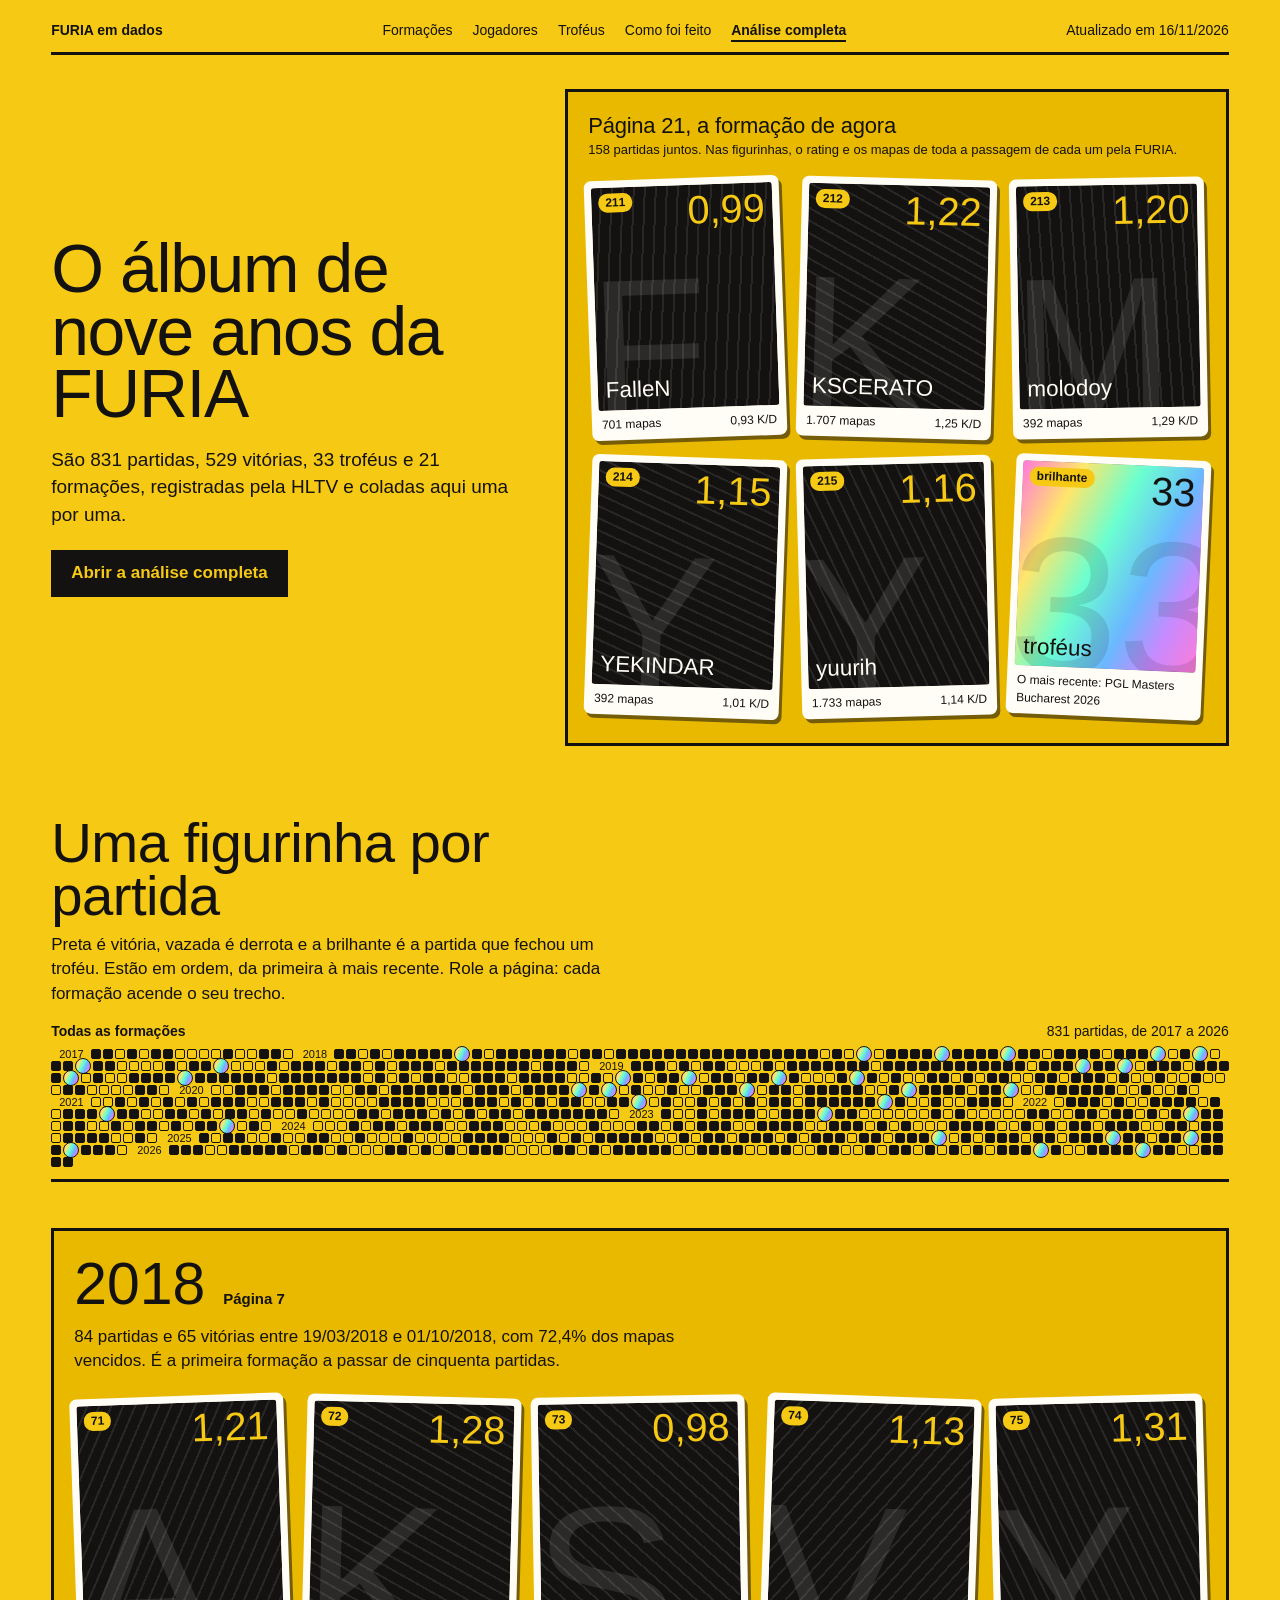
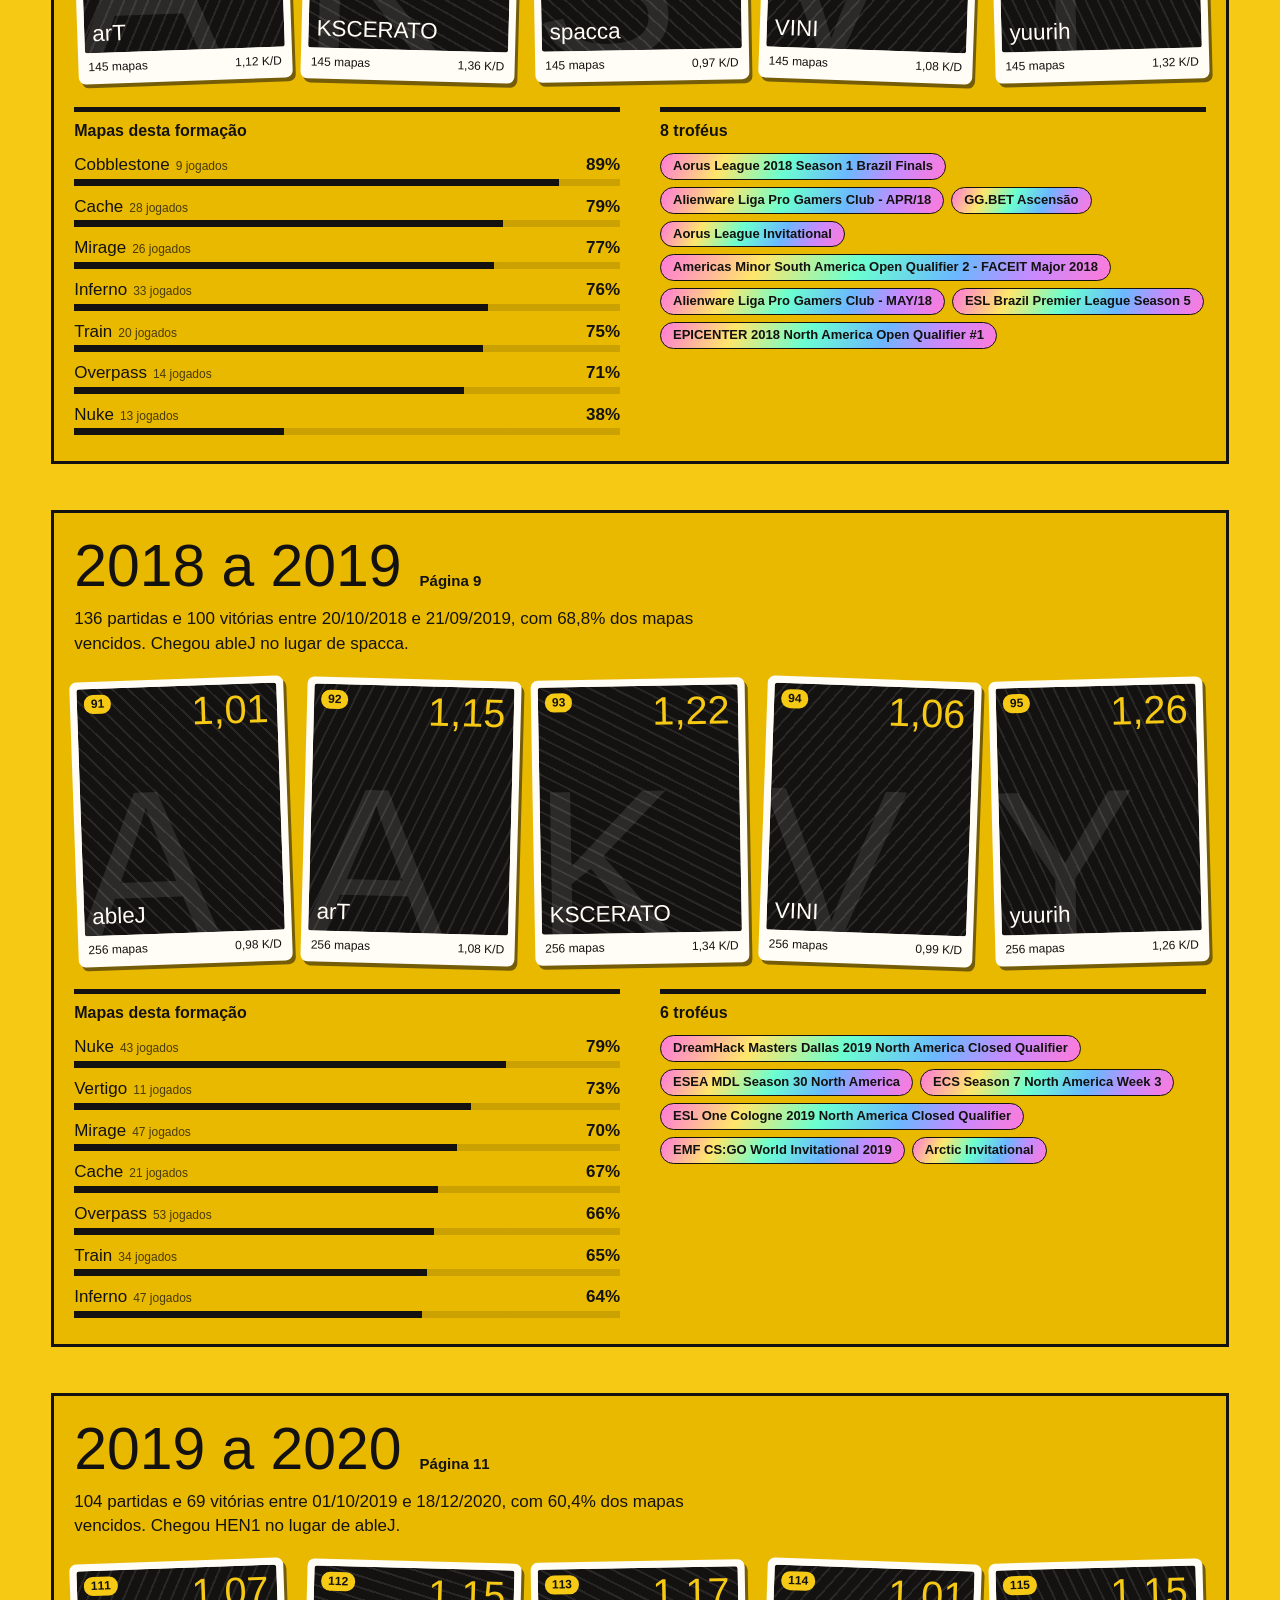
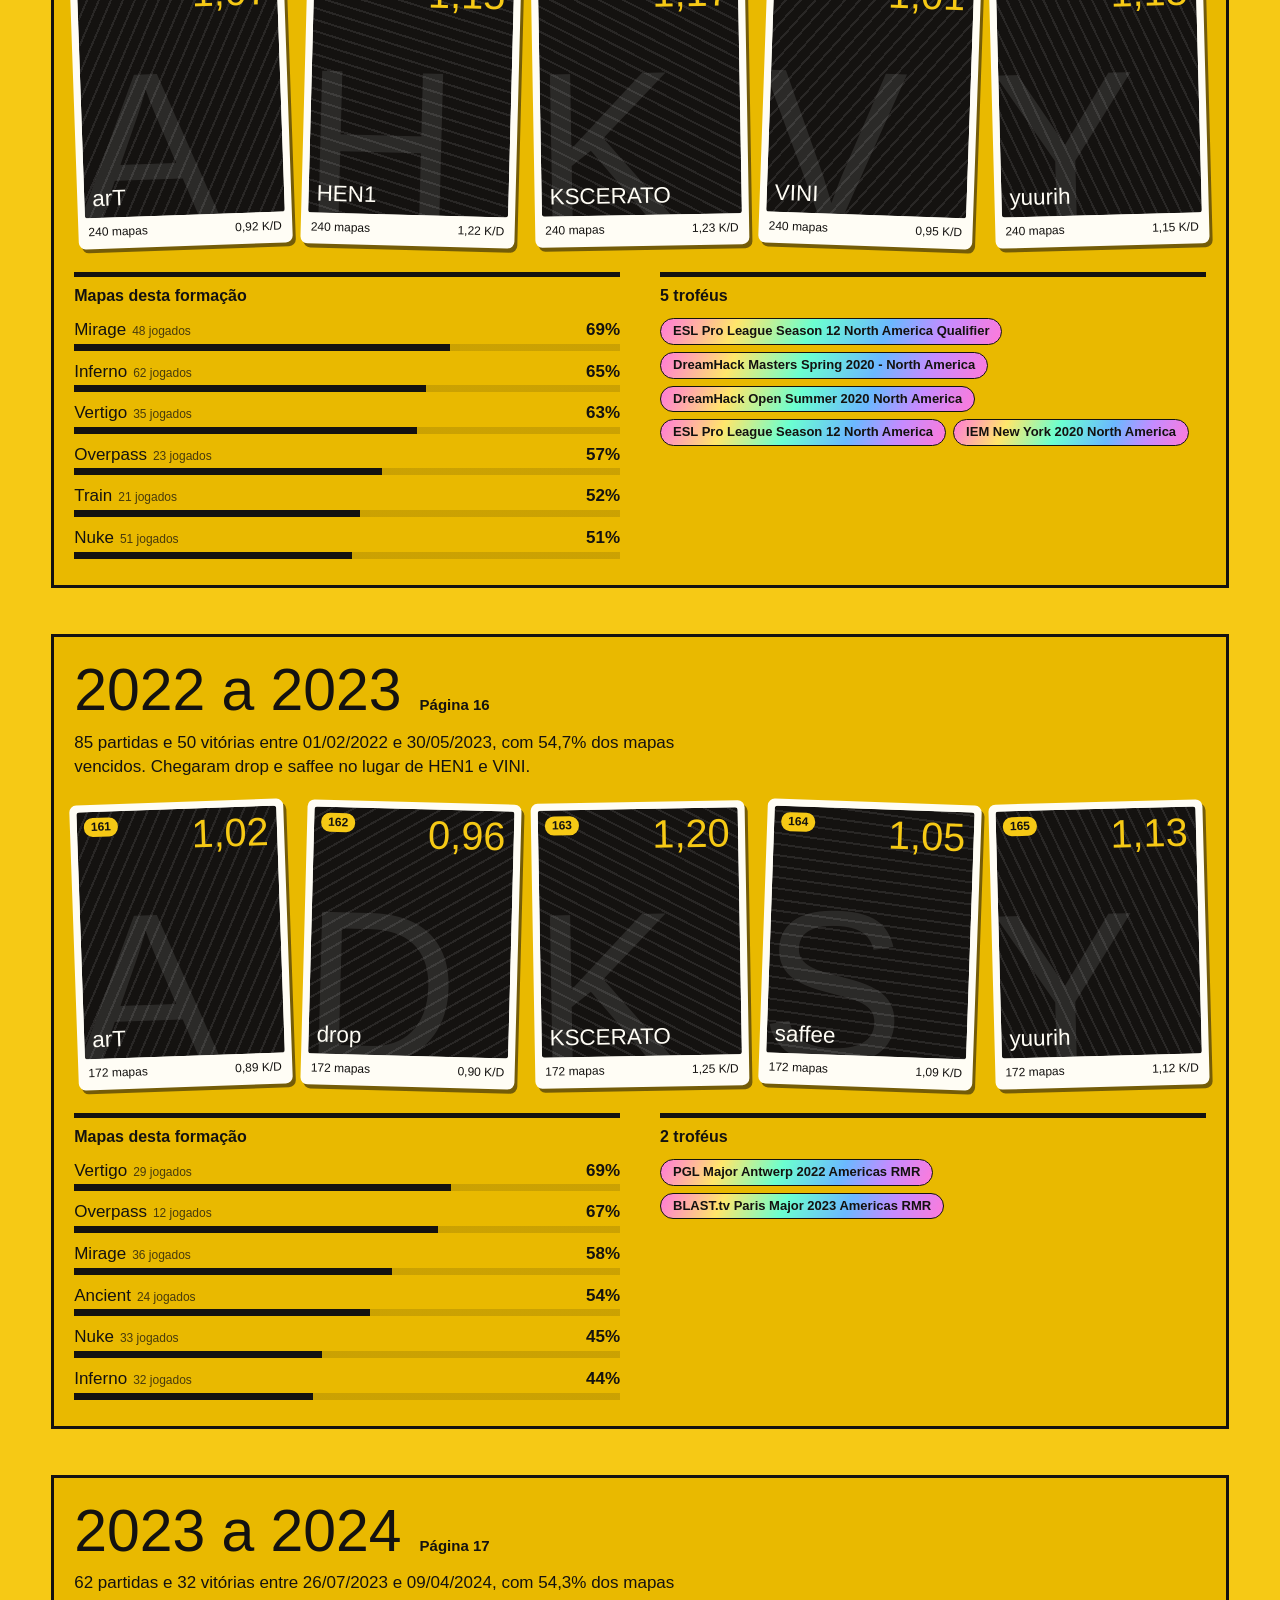
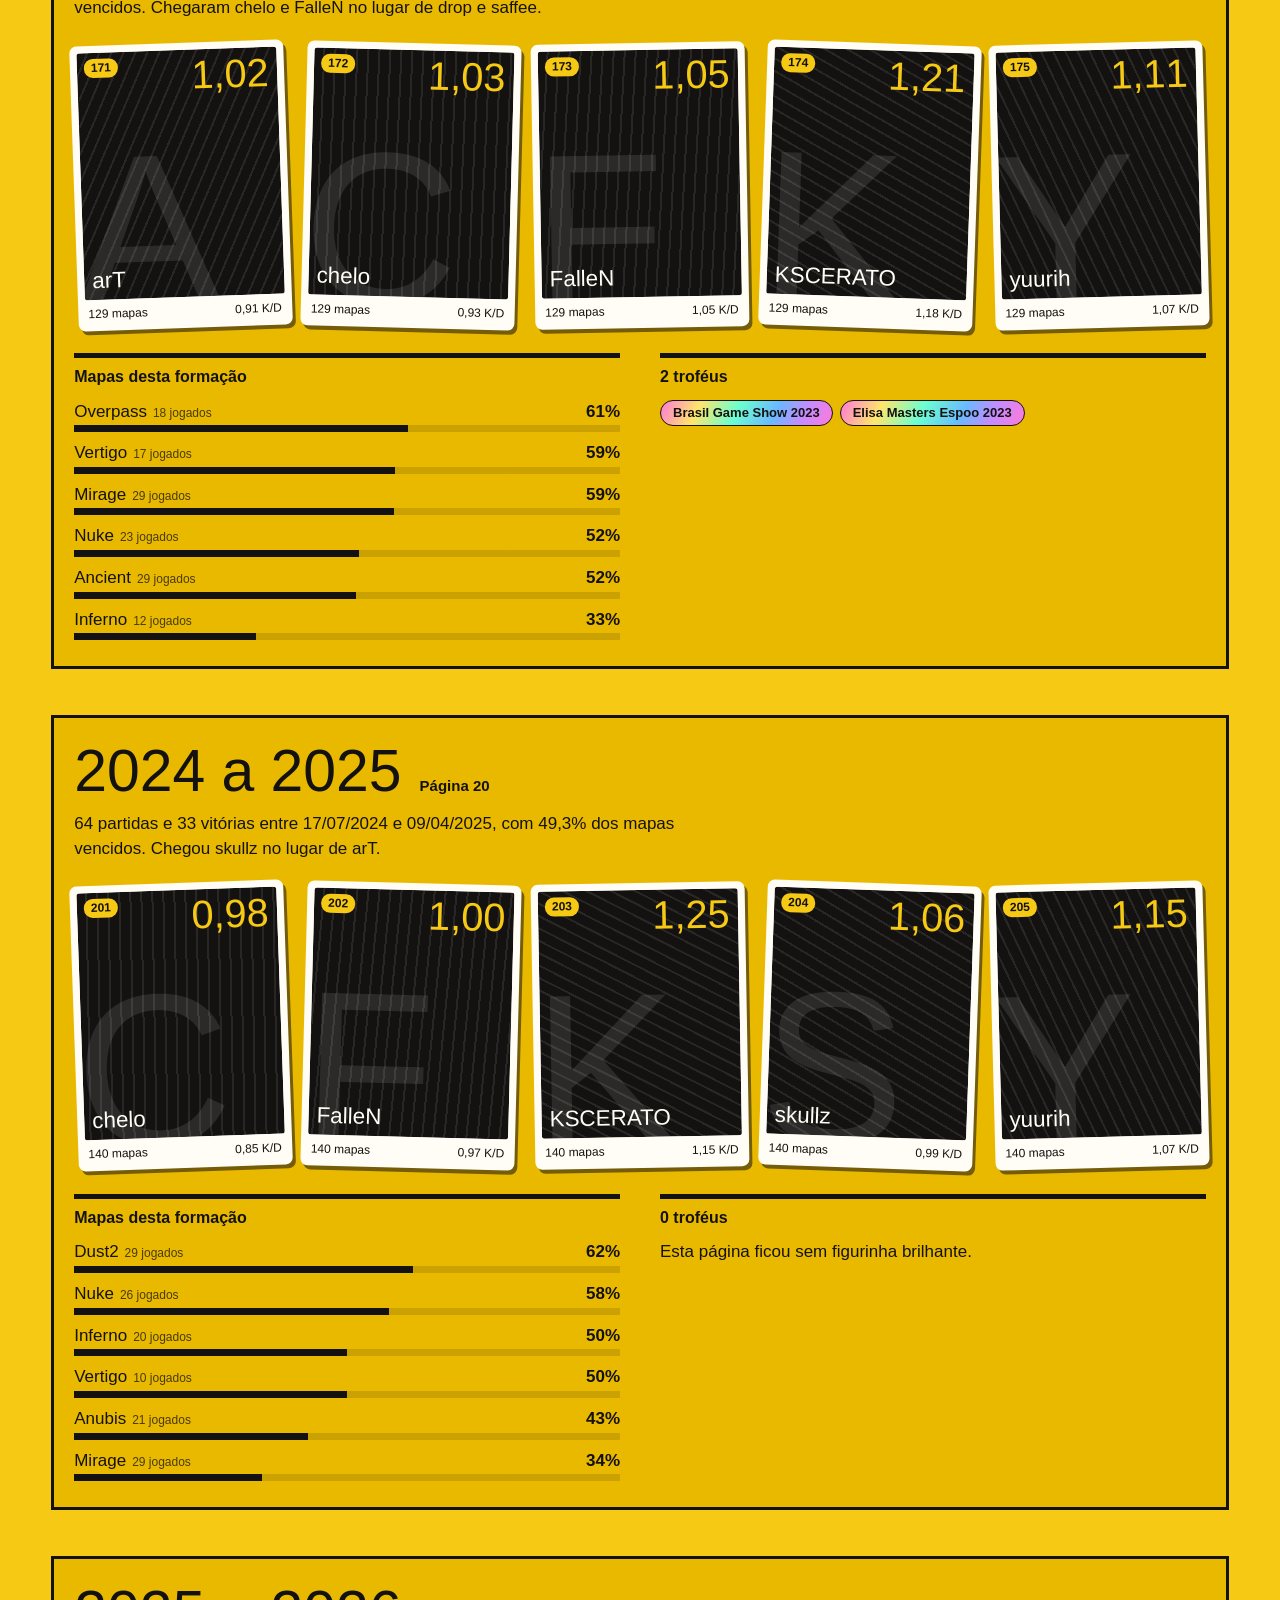
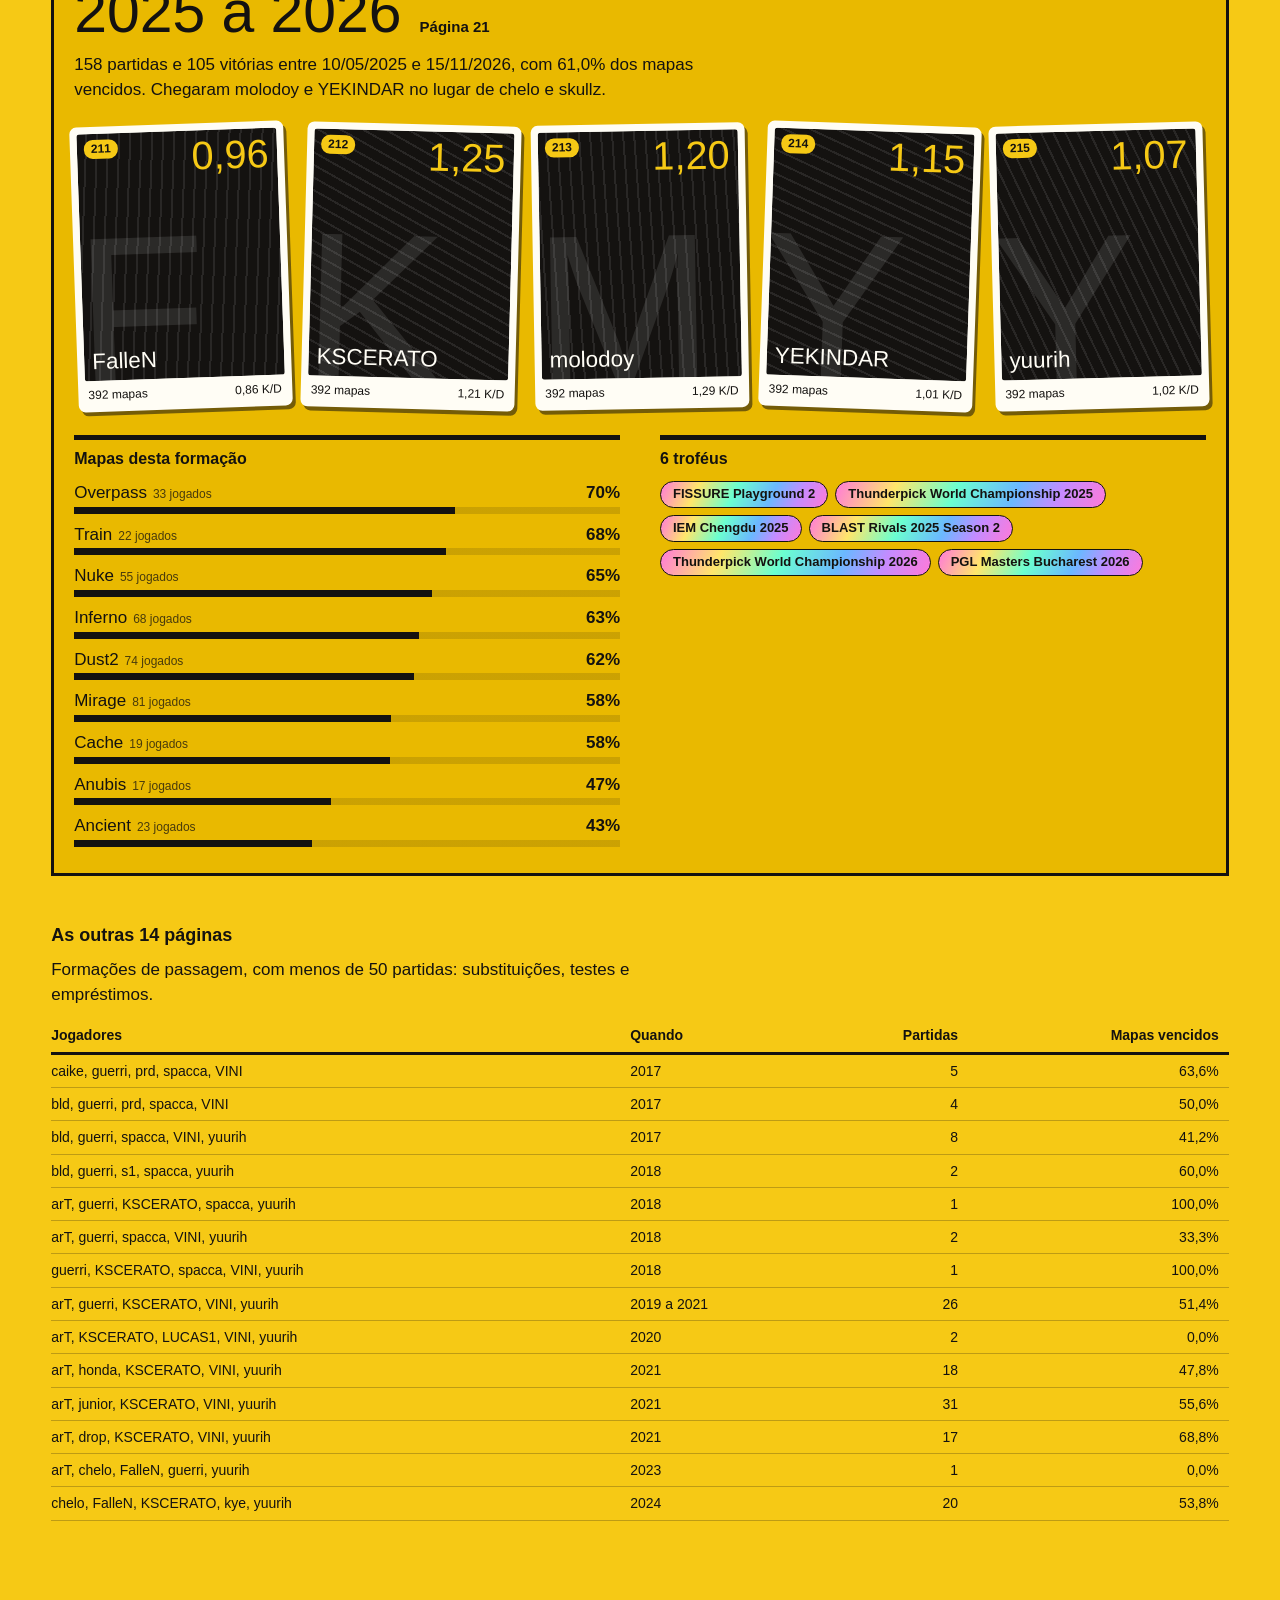
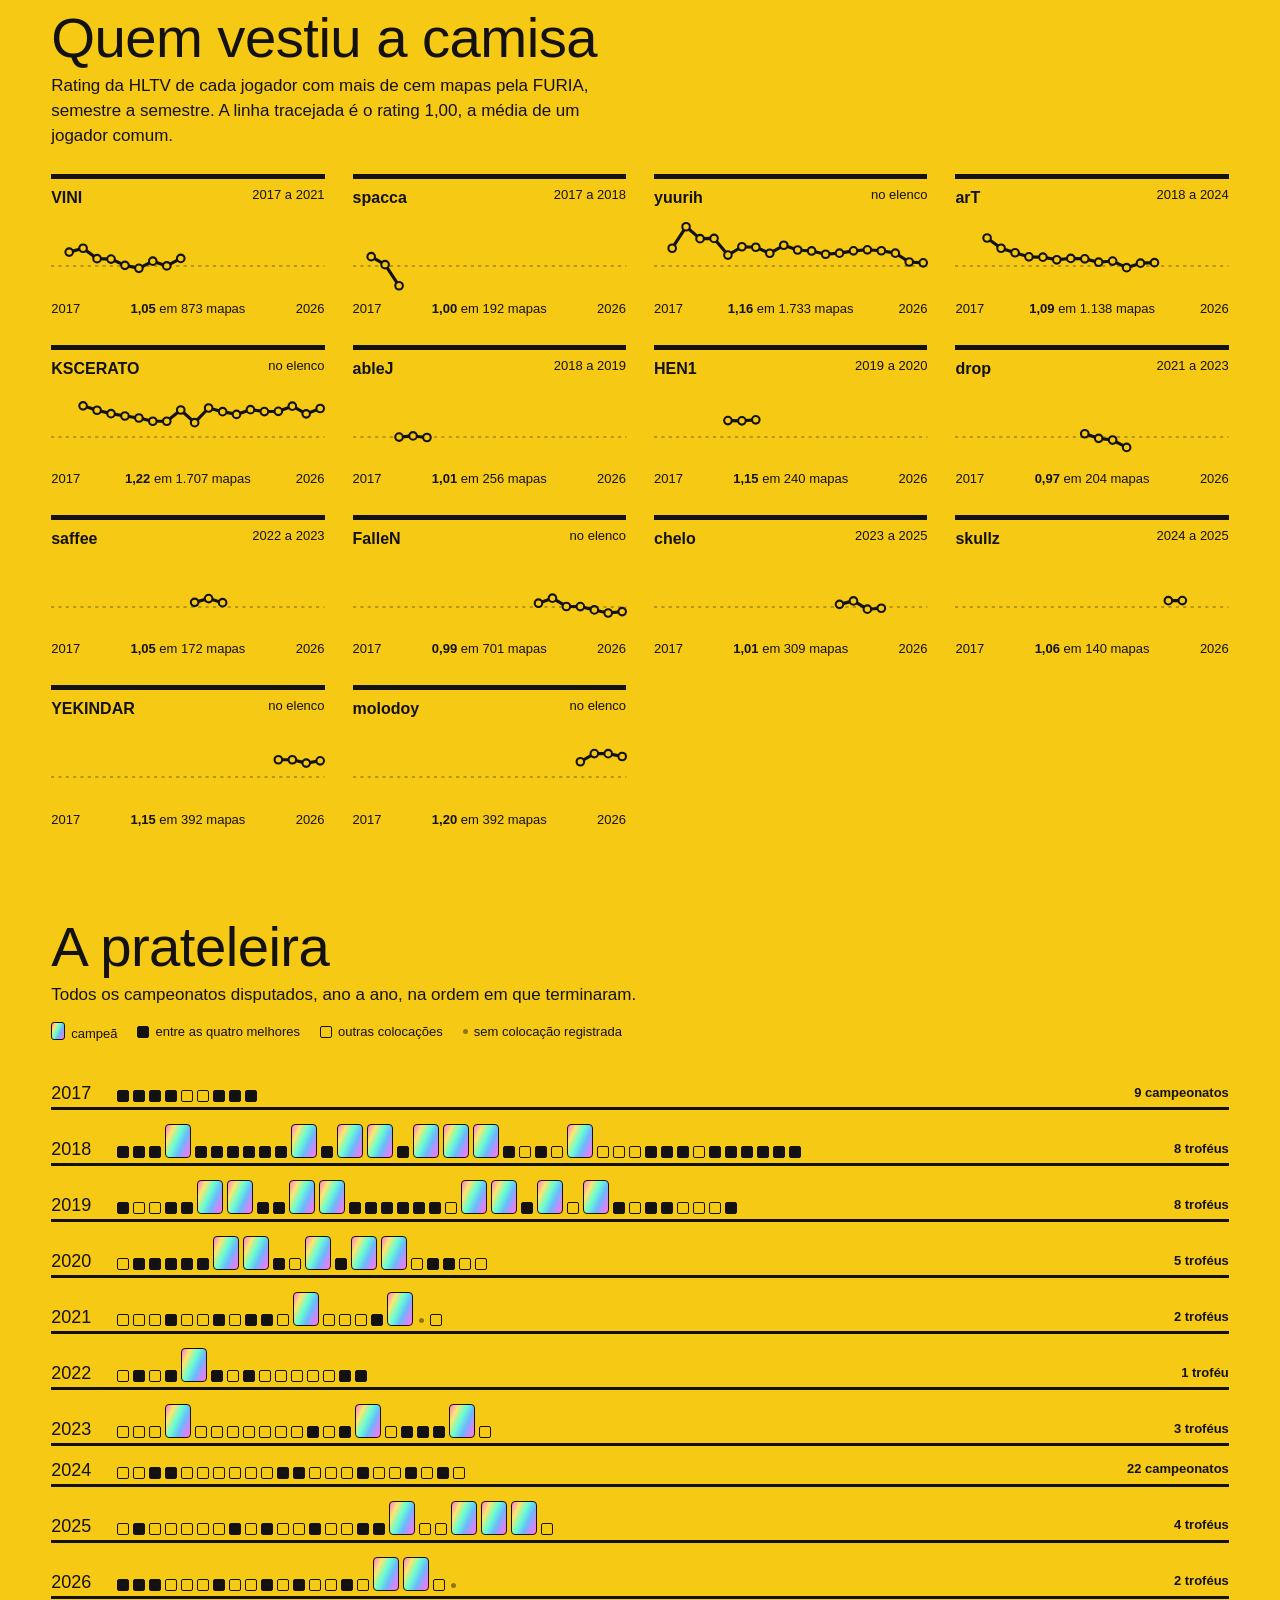
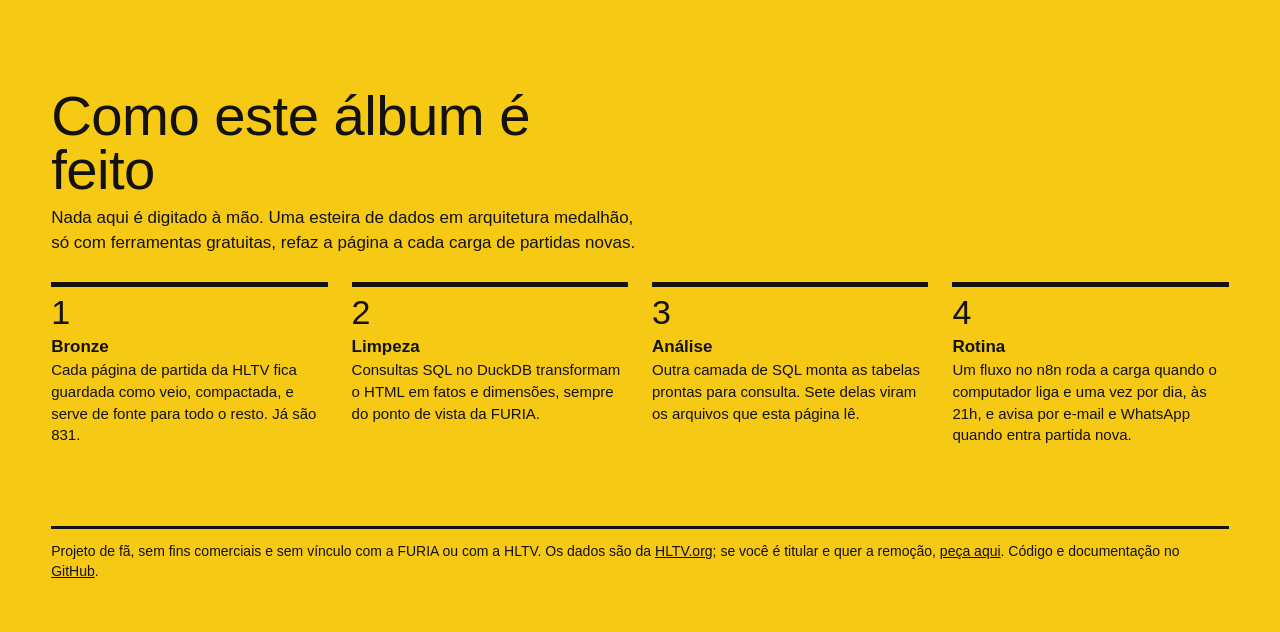
<file: docs/index.html>
<!doctype html>
<html lang="pt-BR">
<head>
<meta charset="utf-8">
<meta name="viewport" content="width=device-width, initial-scale=1">
<meta http-equiv="Content-Security-Policy" content="default-src 'none'; script-src 'self'; style-src 'self' 'unsafe-inline' https://fonts.googleapis.com; font-src https://fonts.gstatic.com; connect-src 'self'; img-src 'self' data:; base-uri 'none'; form-action 'none'">
<title>FURIA em dados</title>
<meta name="description" content="O álbum da FURIA no Counter-Strike: todas as partidas, formações e troféus, com dados da HLTV organizados por uma esteira em arquitetura medalhão.">
<link rel="preconnect" href="https://fonts.googleapis.com">
<link rel="preconnect" href="https://fonts.gstatic.com" crossorigin>
<link href="https://fonts.googleapis.com/css2?family=Archivo:wdth,wght@62..125,300..900&family=Bowlby+One&display=swap" rel="stylesheet">
<link rel="stylesheet" href="comum.css?v=3.0.1">
<script defer src="comum.js?v=3.0.1"></script>
<script defer src="index.js?v=3.0.1"></script>
<style>
main>section,footer{padding:0 var(--mg)}
h1{font:400 clamp(40px,5.3vw,88px)/.92 var(--gorda);letter-spacing:-.02em;margin:0 0 20px}
h2{font:400 clamp(28px,4.4vw,60px)/.95 var(--gorda);letter-spacing:-.01em;max-width:18ch}
.sub{max-width:62ch;margin-top:10px}
.pag{background:var(--am2);border:3px solid var(--ink);padding:22px 20px 26px}

/* Capa */
.capa{display:grid;grid-template-columns:minmax(0,5fr) minmax(0,7fr);gap:40px;align-items:center;padding-top:34px}
.lide{max-width:44ch;font-size:19px}
.capa .ir{display:inline-block;margin-top:22px;background:var(--ink);color:var(--am);font-weight:800;text-decoration:none;padding:11px 20px}
.capa .ir:hover{background:var(--face);color:var(--ink)}
.capa .pag h2{font-size:22px;max-width:none;line-height:1.05}
.capa .pag small{font-size:13px;display:block;margin:4px 0 18px}
.capa .fig{animation:cola .5s cubic-bezier(.2,1.5,.4,1) backwards;animation-delay:calc(var(--i)*90ms + 200ms)}
@keyframes cola{from{opacity:0;transform:rotate(calc(var(--r)*4)) scale(1.25)}}

/* Uma figurinha por partida: fica presa no topo enquanto os capítulos passam. */
.linha{margin-top:70px}
.fita{background:var(--am);padding:14px 0 12px;border-bottom:3px solid var(--ink);z-index:5}
.fita .onde{display:flex;justify-content:space-between;gap:16px;font-size:14px;margin-bottom:8px;flex-wrap:wrap}
.fita .onde b{font-weight:800}
.q{display:flex;flex-wrap:wrap;gap:2px}
.q i{width:10px;height:10px;border-radius:2px;border:1.5px solid var(--ink);transition:opacity .25s}
.q i.v{background:var(--ink)}
.q i.t{background:var(--holo);width:16px;height:16px;margin:-3px 0;border-radius:50%}
.q b{font:400 11px/10px var(--gorda);padding:0 5px 0 8px}
.q.foco i:not(.on){opacity:.16}
@media(min-width:900px) and (min-height:640px){.fita{position:sticky;top:0}}

/* Capítulos */
.cap{margin-top:46px;scroll-margin-top:210px}
.cap header{display:flex;align-items:baseline;gap:8px 18px;flex-wrap:wrap}
.cap h3{font:400 clamp(30px,4.6vw,64px)/1.05 var(--gorda)}
.cap header span{font-weight:700;font-size:15px}
.cap .conto{max-width:68ch;margin:10px 0 22px}
.cap .extra{display:grid;grid-template-columns:minmax(0,1fr) minmax(0,1fr);gap:26px 40px;margin-top:26px}
.cap h4,.traj h4{font-weight:800;font-size:16px;border-top:5px solid var(--ink);padding-top:7px;margin-bottom:11px}
.trofeus{display:flex;flex-wrap:wrap;gap:7px;list-style:none;padding:0}
.trofeus li{background:var(--holo);border:1.5px solid var(--ink);border-radius:20px;padding:3px 12px;font-size:13px;font-weight:700}
.outras{margin-top:46px}
.outras table,.poucos{width:100%;border-collapse:collapse;font-size:14px;margin-top:12px}
.outras th{text-align:left;font-weight:800;border-bottom:3px solid var(--ink);padding:6px 10px 6px 0}
.outras td{border-bottom:1px solid rgba(20,18,16,.25);padding:6px 10px 6px 0}
.outras .d{text-align:right;font-variant-numeric:tabular-nums;white-space:nowrap}

/* Trajetórias e prateleira */
.bloco{margin-top:90px}
.traj{display:grid;grid-template-columns:repeat(auto-fill,minmax(250px,1fr));gap:26px 28px;margin-top:26px}
.traj h4{display:flex;justify-content:space-between;gap:10px;margin-bottom:2px}
.traj h4 span{font-weight:500;font-size:13px}
.traj svg{display:block;width:100%;height:auto;overflow:visible}
.traj p{font-size:13px;display:flex;justify-content:space-between}
.estante{margin-top:26px}
.estante>div{display:grid;grid-template-columns:54px 1fr auto;gap:12px;align-items:end;border-bottom:3px solid var(--ink);padding:14px 0 5px}
.estante b{font:400 18px/1 var(--gorda)}
.estante span{font-size:13px;font-weight:700;white-space:nowrap}
.estante p{display:flex;flex-wrap:wrap;gap:4px;align-items:flex-end}
.estante i{width:12px;height:12px;border:1.5px solid var(--ink);border-radius:2px}
.estante i.p{background:var(--ink)}
.estante i.s{width:5px;height:5px;border:0;background:rgba(20,18,16,.45);border-radius:50%;margin:0 2px 3px}
.estante i.t{width:26px;height:34px;background:var(--holo);border-radius:4px}
.leg{display:flex;flex-wrap:wrap;gap:6px 20px;font-size:13px;margin-top:14px;align-items:center}
.leg i{display:inline-block;vertical-align:-2px;margin-right:6px;width:12px;height:12px;border:1.5px solid var(--ink);border-radius:2px}

/* Como foi feito */
.feito ol{list-style:none;padding:0;display:grid;grid-template-columns:repeat(4,minmax(0,1fr));gap:24px;margin-top:26px;counter-reset:passo}
.feito li{counter-increment:passo;border-top:5px solid var(--ink);padding-top:8px;font-size:15px}
.feito li::before{content:counter(passo);font:400 34px/1 var(--gorda);display:block;margin-bottom:6px}
.feito li b{display:block;font-weight:800;font-size:17px}
footer{margin-top:80px;padding-bottom:50px;font-size:14px}
footer p{border-top:3px solid var(--ink);padding-top:12px;max-width:none}

@media(max-width:900px){.capa{grid-template-columns:1fr;gap:22px}.cap .extra{grid-template-columns:1fr}.feito ol{grid-template-columns:repeat(2,minmax(0,1fr))}.q i{width:7px;height:7px;border-width:1px;border-radius:1px}.q i.t{width:11px;height:11px;margin:-2px 0}.cap{scroll-margin-top:20px}}
@media(max-width:520px){.feito ol{grid-template-columns:1fr}.estante>div{grid-template-columns:44px 1fr}.estante span{grid-column:2}.pag{padding:16px 12px 20px}}
</style>
</head>
<body>
<header class="topo">
  <a class="marca" href="index.html">FURIA em dados</a>
  <nav><a href="#formacoes">Formações</a><a href="#jogadores">Jogadores</a><a href="#trofeus">Troféus</a><a href="#feito">Como foi feito</a><a class="forte" href="analise.html">Análise completa</a></nav>
  <span id="atualizado">carregando</span>
</header>

<main>
<section class="capa">
  <div>
    <h1 id="titulo">O álbum da FURIA</h1>
    <p class="lide" id="lide">Carregando as partidas.</p>
    <a class="ir" href="analise.html">Abrir a análise completa</a>
  </div>
  <div class="pag">
    <h2 id="capa-t">A formação de agora</h2>
    <small id="capa-s"></small>
    <div class="figs" id="capa-figs"></div>
  </div>
</section>

<section class="linha" id="formacoes">
  <h2>Uma figurinha por partida</h2>
  <p class="sub">Preta é vitória, vazada é derrota e a brilhante é a partida que fechou um troféu. Estão em ordem, da primeira à mais recente. Role a página: cada formação acende o seu trecho.</p>
  <div class="fita">
    <div class="onde"><b id="onde">Todas as formações</b><span id="onde-n"></span></div>
    <div class="q" id="q"></div>
  </div>
  <div id="caps"></div>
</section>

<section class="outras" id="outras"></section>

<section class="bloco" id="jogadores">
  <h2>Quem vestiu a camisa</h2>
  <p class="sub">Rating da HLTV de cada jogador com mais de cem mapas pela FURIA, semestre a semestre. A linha tracejada é o rating 1,00, a média de um jogador comum.</p>
  <div class="traj" id="traj"></div>
</section>

<section class="bloco" id="trofeus">
  <h2>A prateleira</h2>
  <p class="sub">Todos os campeonatos disputados, ano a ano, na ordem em que terminaram.</p>
  <div class="leg"><span><i style="background:var(--holo);width:14px;height:18px;border-radius:3px"></i>campeã</span><span><i style="background:var(--ink)"></i>entre as quatro melhores</span><span><i></i>outras colocações</span><span><i style="width:5px;height:5px;border:0;border-radius:50%;background:rgba(20,18,16,.45);vertical-align:2px"></i>sem colocação registrada</span></div>
  <div class="estante" id="estante"></div>
</section>

<section class="bloco feito" id="feito">
  <h2>Como este álbum é feito</h2>
  <p class="sub">Nada aqui é digitado à mão. Uma esteira de dados em arquitetura medalhão, só com ferramentas gratuitas, refaz a página a cada carga de partidas novas.</p>
  <ol>
    <li><b>Bronze</b>Cada página de partida da HLTV fica guardada como veio, compactada, e serve de fonte para todo o resto. <span id="f-bronze"></span></li>
    <li><b>Limpeza</b>Consultas SQL no DuckDB transformam o HTML em fatos e dimensões, sempre do ponto de vista da FURIA.</li>
    <li><b>Análise</b>Outra camada de SQL monta as tabelas prontas para consulta. Sete delas viram os arquivos que esta página lê.</li>
    <li><b>Rotina</b>Um fluxo no n8n roda a carga quando o computador liga e uma vez por dia, às 21h, e avisa por e-mail e WhatsApp quando entra partida nova.</li>
  </ol>
</section>
</main>

<footer><p>Projeto de fã, sem fins comerciais e sem vínculo com a FURIA ou com a HLTV. Os dados são da <a href="https://www.hltv.org">HLTV.org</a>; se você é titular e quer a remoção, <a href="https://github.com/jpgso/furia-hltv-pipeline/issues">peça aqui</a>. Código e documentação no <a href="https://github.com/jpgso/furia-hltv-pipeline">GitHub</a>.</p></footer>
</body>
</html>
</file>
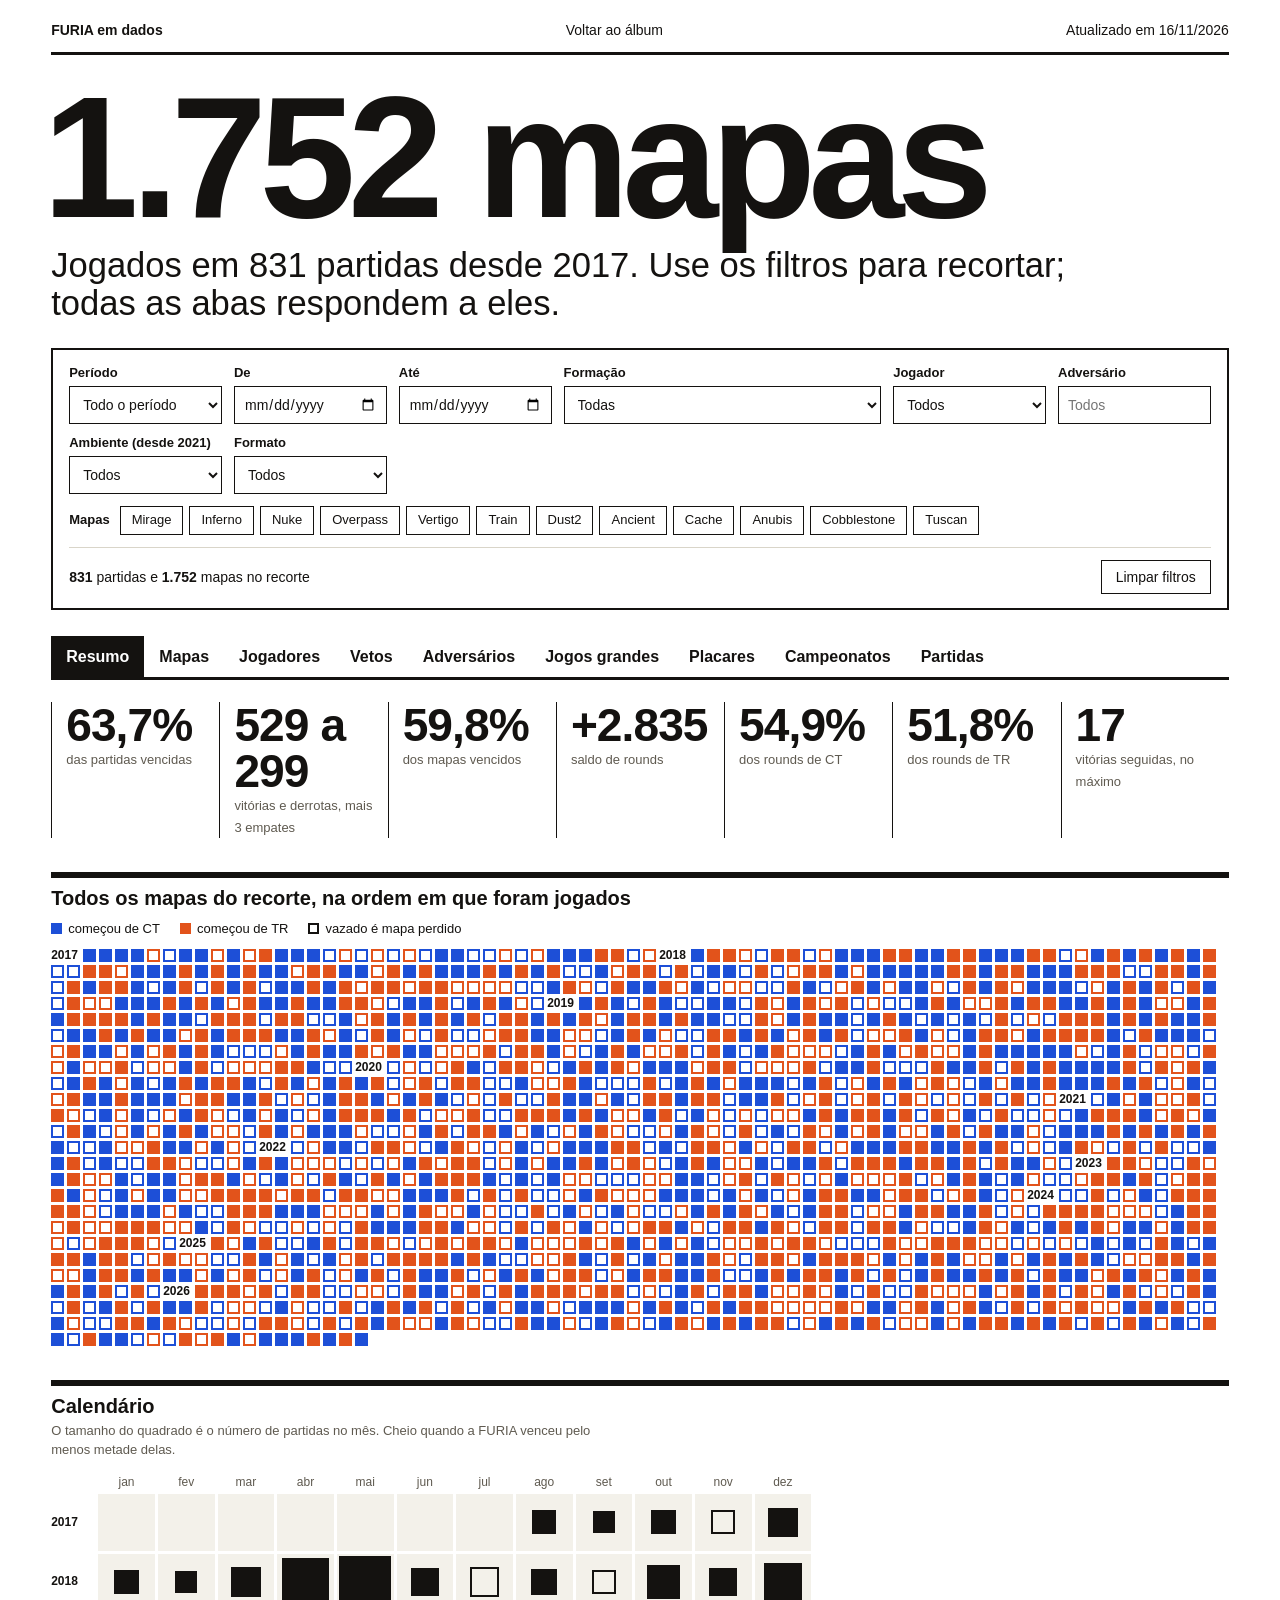
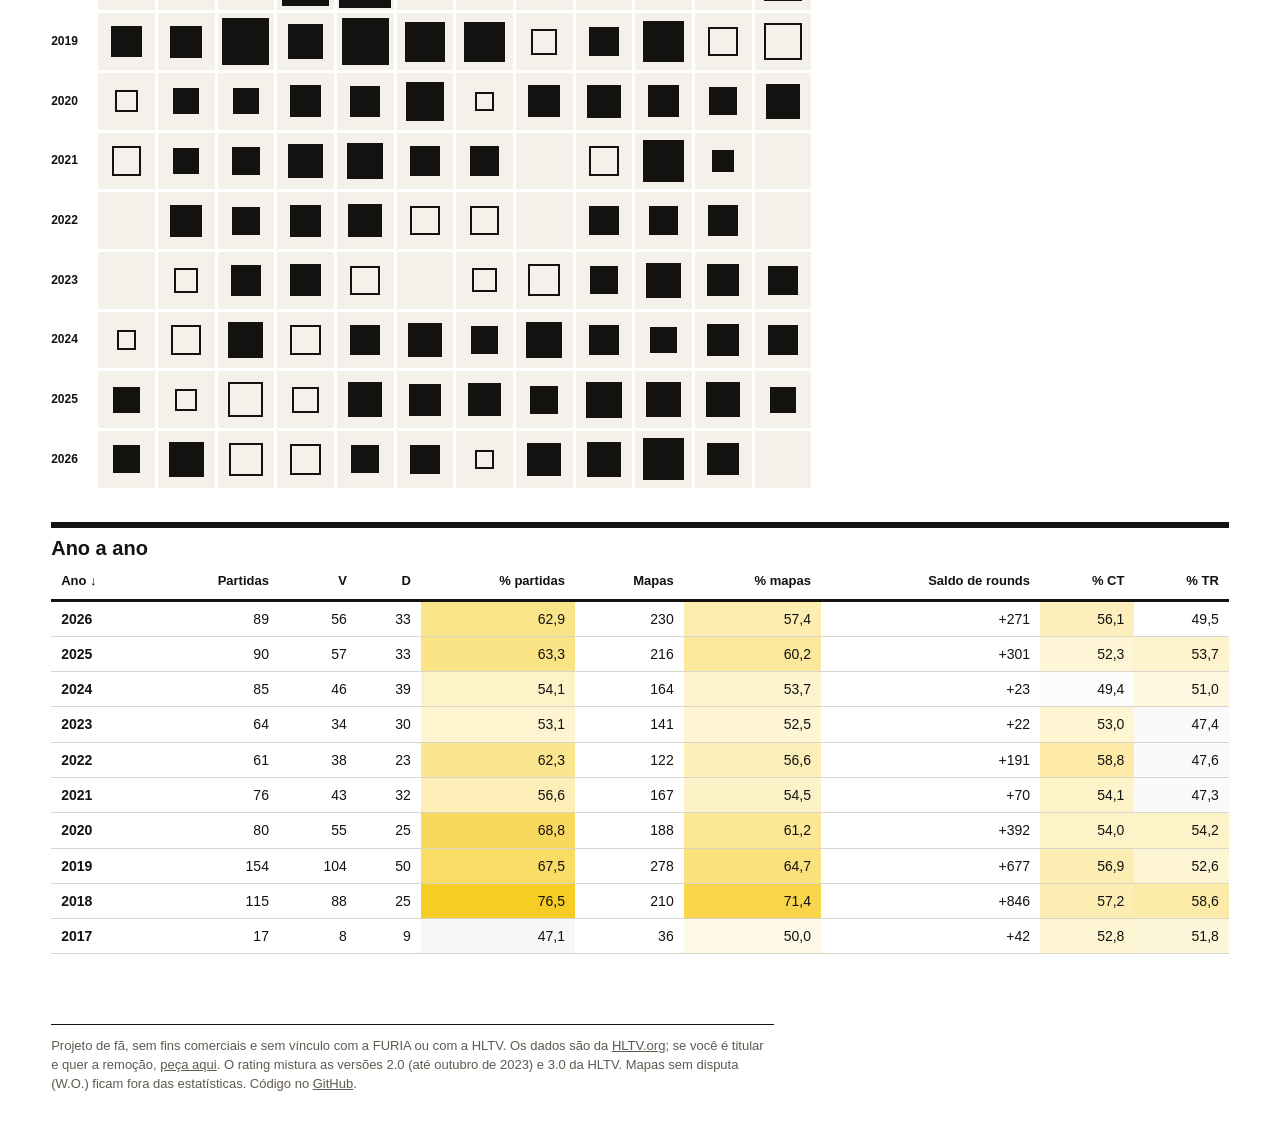
<file: docs/analise.html>
<!doctype html>
<html lang="pt-BR">
<head>
<meta charset="utf-8">
<meta name="viewport" content="width=device-width, initial-scale=1">
<meta http-equiv="Content-Security-Policy" content="default-src 'none'; script-src 'self'; style-src 'self' 'unsafe-inline' https://fonts.googleapis.com; font-src https://fonts.gstatic.com; connect-src 'self'; img-src 'self' data:; base-uri 'none'; form-action 'none'">
<title>FURIA em dados: análise completa</title>
<meta name="description" content="Mapas, jogadores, vetos, adversários e campeonatos da FURIA no Counter-Strike, com filtros por período, formação, jogador e mapa.">
<link rel="preconnect" href="https://fonts.googleapis.com">
<link rel="preconnect" href="https://fonts.gstatic.com" crossorigin>
<link href="https://fonts.googleapis.com/css2?family=Archivo:wdth,wght@62..125,300..900&display=swap" rel="stylesheet">
<link rel="stylesheet" href="comum.css?v=3.0.1">
<script defer src="comum.js?v=3.0.1"></script>
<script defer src="analise.js?v=3.0.1"></script>
<style>
main,footer{padding:0 var(--mg)}
h1{font:900 clamp(54px,13.5vw,220px)/.84 var(--tx);font-stretch:125%;letter-spacing:-.045em;margin:30px 0 0 -.05em}
.sub{font:300 clamp(20px,2.7vw,38px)/1.1 var(--tx);font-stretch:75%;max-width:30em;margin:16px 0 26px}
.abas{display:flex;gap:0;overflow-x:auto;border-bottom:3px solid var(--ink);margin:26px 0 22px}
.aba{background:none;border:0;font-weight:800;font-size:16px;padding:9px 15px;cursor:pointer;white-space:nowrap}
.aba:hover{background:var(--am)}
.aba.on{background:var(--ink);color:#fff}
h2{font:800 20px/1.2 var(--tx);border-top:6px solid var(--ink);padding-top:8px;margin:34px 0 4px}
h2+.nota{margin-bottom:14px;max-width:80ch}
h2+.cifras{margin-top:10px}
#conteudo>h2:first-child{margin-top:0}
.g2{display:grid;grid-template-columns:minmax(0,1fr) minmax(0,1fr);gap:0 40px}
.g3{display:grid;grid-template-columns:repeat(3,minmax(0,1fr));gap:0 40px}

/* Números em destaque, separados por fios. */
.cifras{display:grid;grid-template-columns:repeat(auto-fit,minmax(150px,1fr));gap:18px 0;margin-bottom:6px}
.cifras div{border-left:1px solid var(--ink);padding:0 14px}
.cifras b{display:block;font:900 clamp(30px,3.6vw,50px)/1 var(--tx);font-stretch:80%;letter-spacing:-.02em;font-variant-numeric:tabular-nums}
.cifras span{font-size:13px;color:var(--cz)}

/* Campo de mapas: um quadrado por mapa. */
.campo{display:grid;grid-template-columns:repeat(auto-fill,13px);gap:3px;margin-top:10px}
.campo i{aspect-ratio:1;border:2px solid var(--c);background:var(--c)}
.campo i.d{background:none}
.campo b{grid-column:span 2;font:800 12px/13px var(--tx);font-stretch:62%}
.leg{display:flex;flex-wrap:wrap;gap:4px 20px;font-size:13px;margin-top:10px}
.leg i{display:inline-block;width:11px;height:11px;margin-right:6px;vertical-align:-1px;border:2px solid var(--ink)}

/* Calendário e grades de calor. */
.cal{display:grid;grid-template-columns:44px repeat(12,minmax(0,1fr));gap:3px;max-width:760px;font-size:12px;align-items:center}
.cal>span{text-align:center;color:var(--cz)}
.cal>b{font-weight:800}
.cal>div{aspect-ratio:1;display:grid;place-items:center;background:#f3f1ea}
.cal>div i{display:block;width:var(--t);height:var(--t);border:2px solid var(--ink);background:var(--ink)}
.cal>div i.d{background:none}
.heat{display:grid;grid-template-columns:minmax(74px,auto) repeat(var(--n),minmax(38px,1fr));gap:2px;font-size:12px;overflow-x:auto}
.heat>span{text-align:center;color:var(--cz);padding-bottom:3px;white-space:nowrap}
.heat>b{font-weight:700;padding-right:8px;white-space:nowrap;align-self:center}
.heat>div{text-align:center;padding:7px 2px;font-variant-numeric:tabular-nums;background:#f3f1ea}

/* CT contra TR: dois pontos na mesma régua. */
.regua{display:grid;gap:9px;font-size:14px}
.regua>div{display:grid;grid-template-columns:96px 1fr 92px;gap:10px;align-items:center}
.regua .tr{position:relative;height:14px;background:linear-gradient(90deg,transparent calc(50% - .5px),var(--ink) 0 calc(50% + .5px),transparent 0),#f3f1ea}
.regua .tr i{position:absolute;top:0;width:14px;height:14px;margin-left:-7px;border-radius:50%;left:var(--x)}
.regua .tr u{position:absolute;top:6px;height:2px;background:var(--ink);left:var(--a);width:var(--w)}
.regua small{font-size:12px;font-variant-numeric:tabular-nums;white-space:nowrap}

.tw{overflow-x:auto}
.tw+.nota,.heat+.nota{margin-top:8px}
table{width:100%;border-collapse:collapse;font-size:14px}
th{font-weight:800;font-size:13px;padding:8px 10px;border-bottom:3px solid var(--ink);white-space:nowrap;cursor:pointer;text-align:right;user-select:none}
th:hover{background:var(--am)}
th.e,td.e{text-align:left}
td{padding:7px 10px;border-bottom:1px solid var(--fio);text-align:right;white-space:nowrap;font-variant-numeric:tabular-nums}
td.e{font-weight:600}
td.q{white-space:normal;min-width:180px}
tr:hover td{box-shadow:inset 0 -2px 0 var(--ink)}
td a{font-weight:700}
td .bi{display:inline-block;height:9px;background:var(--ink);margin-right:7px;vertical-align:0;min-width:1px}
.r{display:inline-grid;place-items:center;width:22px;height:22px;font-weight:800;font-size:12px;border:2px solid var(--ink)}
.r.v{background:var(--ink);color:#fff}
.pag{display:flex;gap:10px;align-items:center;justify-content:flex-end;margin-top:12px;font-size:14px}
.seg{display:inline-flex;border:2px solid var(--ink);margin-bottom:16px}
.seg button{background:none;border:0;font-weight:800;padding:5px 16px;cursor:pointer}
.seg button.on{background:var(--ink);color:#fff}
footer{margin-top:70px;padding-bottom:50px;font-size:13px;color:var(--cz)}
footer p{border-top:1px solid var(--ink);padding-top:12px;max-width:100ch}
@media(max-width:860px){.g2,.g3{grid-template-columns:minmax(0,1fr)}.regua>div{grid-template-columns:76px 1fr 84px}.campo{grid-template-columns:repeat(auto-fill,9px);gap:2px}.campo i{border-width:1.5px}.campo b{grid-column:span 3;font-size:11px;line-height:9px}}
</style>
</head>
<body class="poster">
<header class="topo">
  <a class="marca" href="index.html">FURIA em dados</a>
  <nav><a href="index.html">Voltar ao álbum</a></nav>
  <span id="atualizado"></span>
</header>
<main>
  <h1><span id="h-n">–</span> mapas</h1>
  <p class="sub" id="h-s">Carregando os dados.</p>
  <div class="filtros" id="filtros"></div>
  <div class="abas" id="abas" role="tablist"></div>
  <div id="conteudo"></div>
</main>
<footer><p>Projeto de fã, sem fins comerciais e sem vínculo com a FURIA ou com a HLTV. Os dados são da <a href="https://www.hltv.org">HLTV.org</a>; se você é titular e quer a remoção, <a href="https://github.com/jpgso/furia-hltv-pipeline/issues">peça aqui</a>. O rating mistura as versões 2.0 (até outubro de 2023) e 3.0 da HLTV. Mapas sem disputa (W.O.) ficam fora das estatísticas. Código no <a href="https://github.com/jpgso/furia-hltv-pipeline">GitHub</a>.</p></footer>
</body>
</html>
</file>
<file: docs/comum.css>
/* Base das duas páginas. O álbum (index) é amarelo; a análise é branca. Em ambas, cheio é vitória e vazado é derrota. */
:root{--am:#f6c915;--am2:#e9b900;--ink:#141210;--face:#fffdf5;--cz:#5f5a50;--fio:#d9d5c9;--ct:#1d4fd7;--tr:#e2531b;
  --holo:linear-gradient(115deg,#ff7ad9,#ffe66b 22%,#6bffd0 44%,#6bb8ff 66%,#c58bff 82%,#ff7ad9);
  --gorda:"Bowlby One","Arial Black",sans-serif;--tx:Archivo,"Helvetica Neue",Arial,sans-serif;--mg:clamp(16px,4vw,56px)}
*{box-sizing:border-box;margin:0}
html{scroll-behavior:smooth}
body{background:var(--am);color:var(--ink);font:500 17px/1.45 var(--tx);overflow-x:hidden}
body.poster{background:#fff;font-size:15px}
a{color:inherit}
:focus-visible{outline:3px solid var(--ct);outline-offset:2px}
button{font:inherit;color:inherit}
.n{font-variant-numeric:tabular-nums}

.topo{display:flex;justify-content:space-between;align-items:baseline;gap:8px 22px;flex-wrap:wrap;font-size:14px;margin:0 var(--mg);padding:20px 0 10px;border-bottom:3px solid var(--ink)}
.topo .marca{font-weight:800;text-decoration:none}
.topo nav{display:flex;gap:6px 20px;flex-wrap:wrap}
.topo nav a{text-decoration:none;border-bottom:2px solid transparent}
.topo nav a:hover{border-color:var(--ink)}
.topo nav a.forte{font-weight:800;border-color:var(--ink)}

/* Figurinha: moldura clara, arte preta listrada, apelido e rating. */
.figs{display:grid;grid-template-columns:repeat(3,minmax(0,1fr));gap:18px 16px}
.figs.cinco{grid-template-columns:repeat(5,minmax(0,1fr))}
.fig{background:var(--face);border-radius:7px;padding:7px;box-shadow:3px 4px 0 rgba(20,18,16,.55);transform:rotate(var(--r,0deg));aspect-ratio:3/4;display:flex;flex-direction:column;min-width:0}
.fig .arte{flex:1;border-radius:3px;background-color:var(--ink);color:var(--face);display:flex;align-items:flex-end;padding:8px;position:relative;overflow:hidden;container-type:inline-size;
  background-image:repeating-linear-gradient(var(--a,40deg),transparent 0 9px,rgba(255,255,255,.09) 9px 11px)}
.fig .arte::before{content:attr(data-l);position:absolute;left:-4cqw;bottom:-22cqw;font:400 118cqw/1 var(--gorda);color:rgba(255,255,255,.1);text-transform:uppercase}
.fig.holo .arte::before{color:rgba(20,18,16,.12)}
.fig .nick,.fig .rt{position:relative}
.fig .num{position:absolute;top:6px;left:7px;font-weight:700;font-size:12px;background:var(--am);color:var(--ink);padding:1px 7px;border-radius:9px}
.fig .rt{position:absolute!important;top:3px;right:8px;font:400 clamp(22px,3.1vw,44px)/1.15 var(--gorda);color:var(--am)}
.fig .nick{font:400 clamp(13px,1.75vw,26px)/1.05 var(--gorda);overflow-wrap:anywhere}
.fig .pe{display:flex;justify-content:space-between;gap:6px;font-size:12px;padding:6px 3px 0;white-space:nowrap}
.fig.holo .arte{background-image:var(--holo);color:var(--ink)}
.fig.holo .rt{color:var(--ink)}
.fig.holo .pe{white-space:normal}

/* Barras em linha: rótulo, valor e faixa. */
.barras{display:grid;gap:9px}
.br{display:grid;grid-template-columns:1fr auto;gap:1px 10px;align-items:baseline}
.br b{font-weight:800;font-variant-numeric:tabular-nums}
.br small{font-size:12px;opacity:.75;font-weight:500;margin-left:6px}
.br u{grid-column:1/-1;height:7px;background:linear-gradient(90deg,var(--ink) var(--p,0%),rgba(20,18,16,.14) 0)}

#tip{position:fixed;z-index:30;pointer-events:none;background:var(--ink);color:#fff;font:500 13px/1.35 var(--tx);padding:8px 11px;max-width:270px;white-space:pre-line;opacity:0;transition:opacity .1s}
.vazio{padding:50px 0;text-align:center}

/* Filtros da análise. */
.filtros{border:2px solid var(--ink);padding:14px 16px;font-size:14px}
.fl{display:grid;grid-template-columns:repeat(auto-fit,minmax(150px,1fr));gap:10px 12px;align-items:end}
.fl label{display:block;font-size:13px;font-weight:700;margin-bottom:3px}
.filtros select,.filtros input[type=date],.filtros input[type=text]{width:100%;height:38px;background:#fff;color:var(--ink);border:1.5px solid var(--ink);border-radius:0;padding:0 9px;font:inherit}
.chips{display:flex;flex-wrap:wrap;gap:6px;margin-top:12px;align-items:center}
.chips .rot{font-size:13px;font-weight:700;margin-right:4px}
.chip{border:1.5px solid var(--ink);background:#fff;padding:4px 11px;font-size:13px;cursor:pointer}
.chip:hover{background:var(--am)}
.chip.on{background:var(--ink);color:#fff;font-weight:700}
.barra{display:flex;justify-content:space-between;align-items:center;gap:12px;margin-top:12px;padding-top:12px;border-top:1px solid var(--fio);flex-wrap:wrap}
.conta b{font-weight:800}
button.limpar{background:#fff;border:1.5px solid var(--ink);height:34px;padding:0 14px;cursor:pointer}
button.limpar:hover{background:var(--am)}
.nota{color:var(--cz);font-size:13px}

@media(max-width:820px){.figs.cinco{grid-template-columns:repeat(3,minmax(0,1fr))}}
@media(max-width:520px){body{font-size:16px}.figs{grid-template-columns:repeat(2,minmax(0,1fr));gap:14px 10px}.fig .nick{font-size:17px}.fig .rt{font-size:26px}
  .figs.cinco{grid-template-columns:repeat(3,minmax(0,1fr));gap:12px 8px}.cinco .fig{padding:4px;border-radius:5px}.cinco .fig .nick{font-size:12px}.cinco .fig .rt{font-size:18px}.cinco .fig .num{font-size:10px;padding:0 5px}.cinco .fig .pe{font-size:10px;padding-top:4px}.cinco .fig .pe span+span{display:none}}
@media(prefers-reduced-motion:reduce){html{scroll-behavior:auto}*{animation:none!important;transition:none!important}}
</file>
